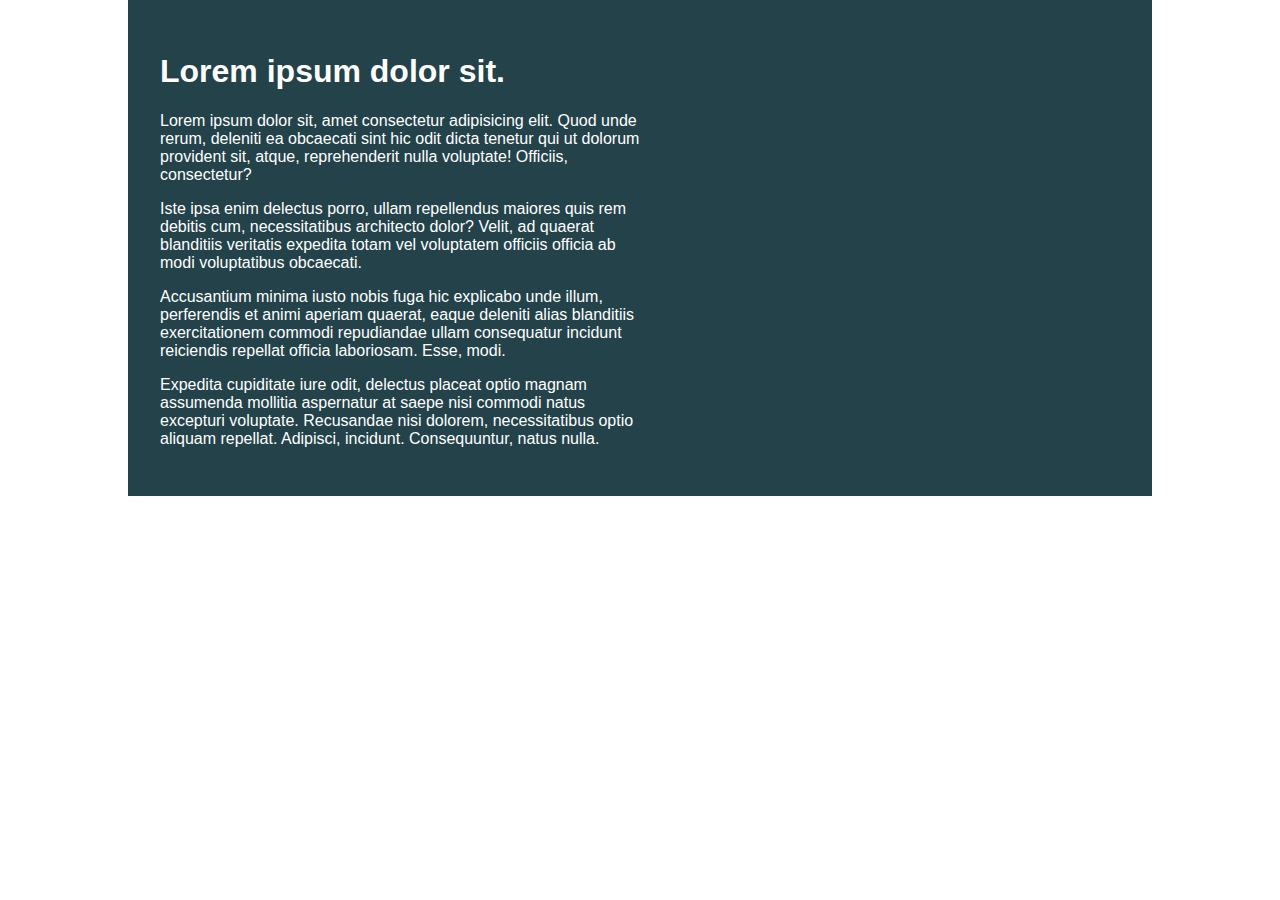
<file: challenge01/index.html>
<!DOCTYPE html>
<html lang="en">

<head>
    <meta charset="UTF-8">
    <meta name="viewport" content="width=device-width, initial-scale=1.0">
    <title>Day 01</title>

    <link rel="stylesheet" href="style.css">
</head>

<body>
    <div class="container">
        <div class="intro-content">
            <h1>Lorem ipsum dolor sit.</h1>
            <p>Lorem ipsum dolor sit, amet consectetur adipisicing elit. Quod unde rerum, deleniti ea obcaecati sint hic
                odit dicta tenetur qui ut dolorum provident sit, atque, reprehenderit nulla voluptate! Officiis,
                consectetur?</p>
            <p>Iste ipsa enim delectus porro, ullam repellendus maiores quis rem debitis cum, necessitatibus architecto
                dolor? Velit, ad quaerat blanditiis veritatis expedita totam vel voluptatem officiis officia ab modi
                voluptatibus obcaecati.</p>
            <p>Accusantium minima iusto nobis fuga hic explicabo unde illum, perferendis et animi aperiam quaerat, eaque
                deleniti alias blanditiis exercitationem commodi repudiandae ullam consequatur incidunt reiciendis
                repellat officia laboriosam. Esse, modi.</p>
            <p>Expedita cupiditate iure odit, delectus placeat optio magnam assumenda mollitia aspernatur at saepe nisi
                commodi natus excepturi voluptate. Recusandae nisi dolorem, necessitatibus optio aliquam repellat.
                Adipisci, incidunt. Consequuntur, natus nulla.</p>
        </div>
    </div>
</body>

</html>
</file>
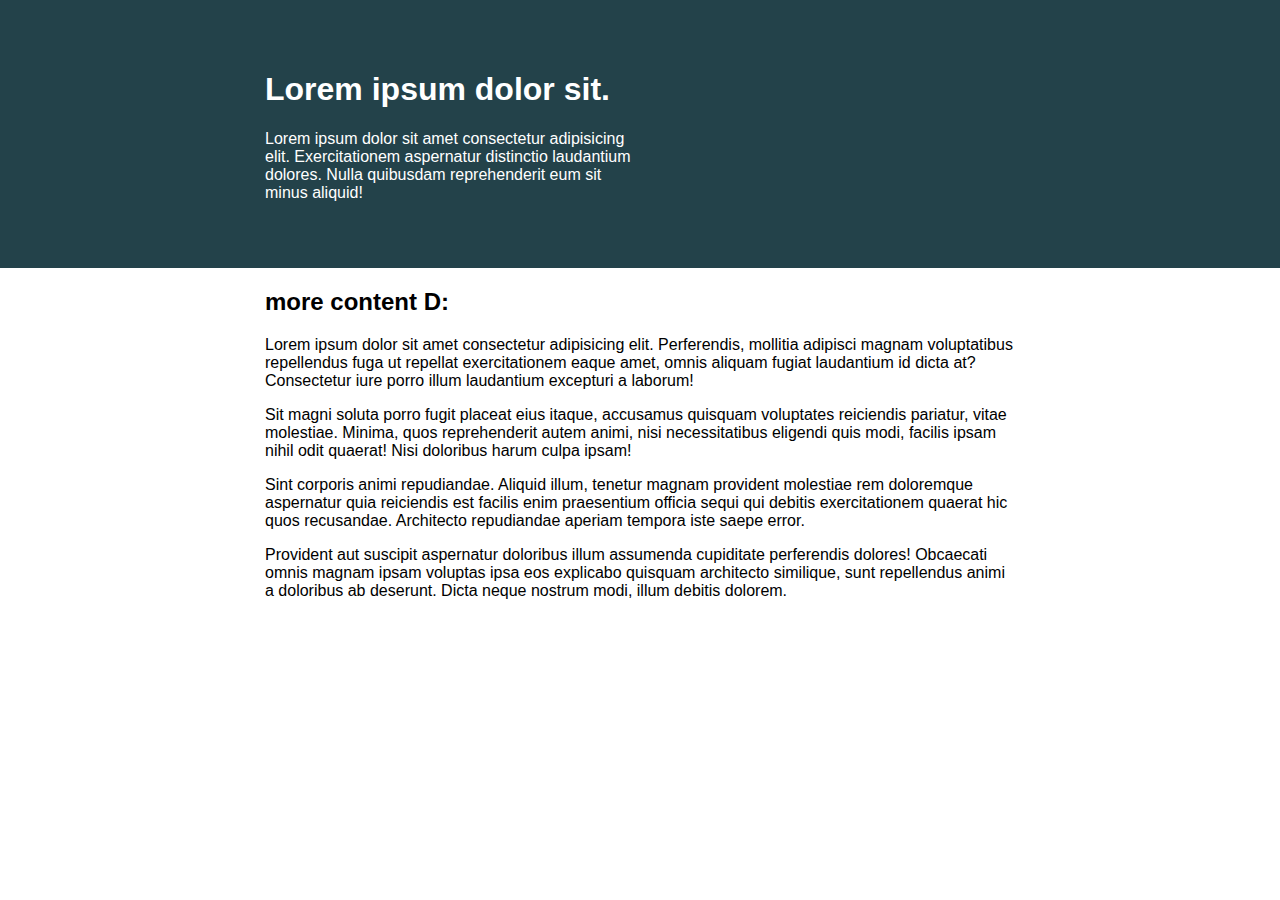
<file: challenge02/index.html>
<!DOCTYPE html>
<html lang="en">

<head>
    <meta charset="UTF-8">
    <meta name="viewport" content="width=device-width, initial-scale=1.0">
    <title>Day 01</title>

    <link rel="stylesheet" href="style.css">
</head>

<body>
    <div class="intro">
        <div class="container">
            <div class="intro-content">
                <h1>Lorem ipsum dolor sit.</h1>
                <p>Lorem ipsum dolor sit amet consectetur adipisicing elit. Exercitationem aspernatur distinctio
                    laudantium
                    dolores. Nulla quibusdam reprehenderit eum sit minus aliquid!</p>
            </div>
        </div>
    </div>


    <div class="container">
        <h2>more content D:</h2>
        <p>Lorem ipsum dolor sit amet consectetur adipisicing elit. Perferendis, mollitia adipisci magnam
            voluptatibus
            repellendus fuga ut repellat exercitationem eaque amet, omnis aliquam fugiat laudantium id dicta at?
            Consectetur iure porro illum laudantium excepturi a laborum!</p>
        <p>Sit magni soluta porro fugit placeat eius itaque, accusamus quisquam voluptates reiciendis pariatur,
            vitae
            molestiae. Minima, quos reprehenderit autem animi, nisi necessitatibus eligendi quis modi, facilis ipsam
            nihil odit quaerat! Nisi doloribus harum culpa ipsam!</p>
        <p>Sint corporis animi repudiandae. Aliquid illum, tenetur magnam provident molestiae rem doloremque
            aspernatur
            quia reiciendis est facilis enim praesentium officia sequi qui debitis exercitationem quaerat hic quos
            recusandae. Architecto repudiandae aperiam tempora iste saepe error.</p>
        <p>Provident aut suscipit aspernatur doloribus illum assumenda cupiditate perferendis dolores! Obcaecati
            omnis
            magnam ipsam voluptas ipsa eos explicabo quisquam architecto similique, sunt repellendus animi a
            doloribus
            ab deserunt. Dicta neque nostrum modi, illum debitis dolorem.</p>
    </div>


</body>

</html>
</file>
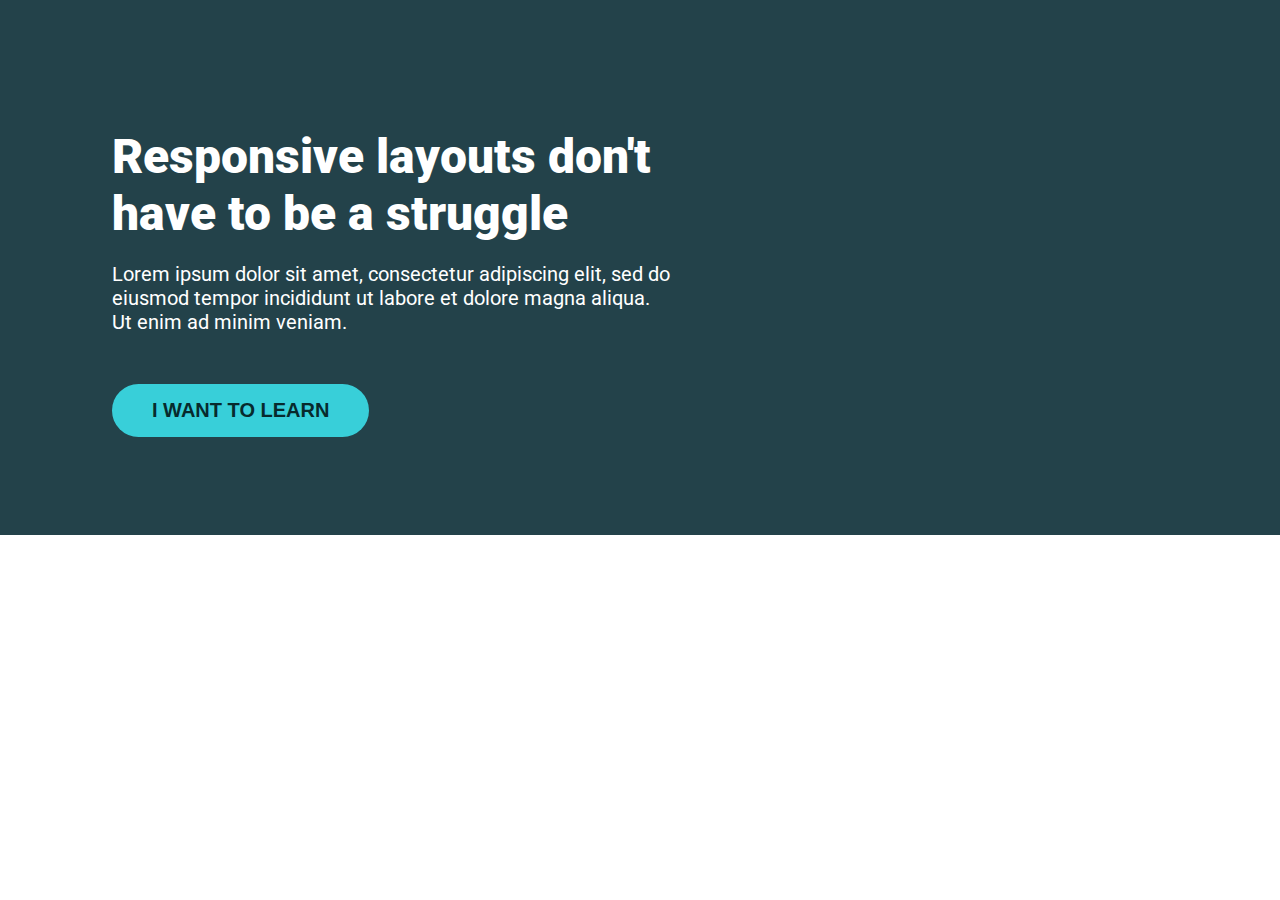
<file: challenge03/index.html>
<!DOCTYPE html>
<html lang="en">

<head>
    <meta charset="UTF-8">
    <meta name="viewport" content="width=device-width, initial-scale=1.0">
    <title>Day 05</title>
    <link rel="preconnect" href="https://fonts.googleapis.com">
    <link rel="preconnect" href="https://fonts.gstatic.com" crossorigin>
    <link href="https://fonts.googleapis.com/css2?family=Roboto:wght@400;700;900&display=swap" rel="stylesheet">
    <link rel="stylesheet" href="style.css">
</head>

<body>
    <div class="intro">
        <div class="container">
            <div class="intro-content">
                <h1>Responsive layouts don't have to be a struggle</h1>
                <p>Lorem ipsum dolor sit amet, consectetur adipiscing elit, sed do eiusmod tempor incididunt ut labore
                    et dolore magna aliqua. Ut enim ad minim veniam.</p>
            </div>

            <button><a href="#">I WANT TO LEARN</a></button>
        </div>
    </div>


</body>

</html>
</file>
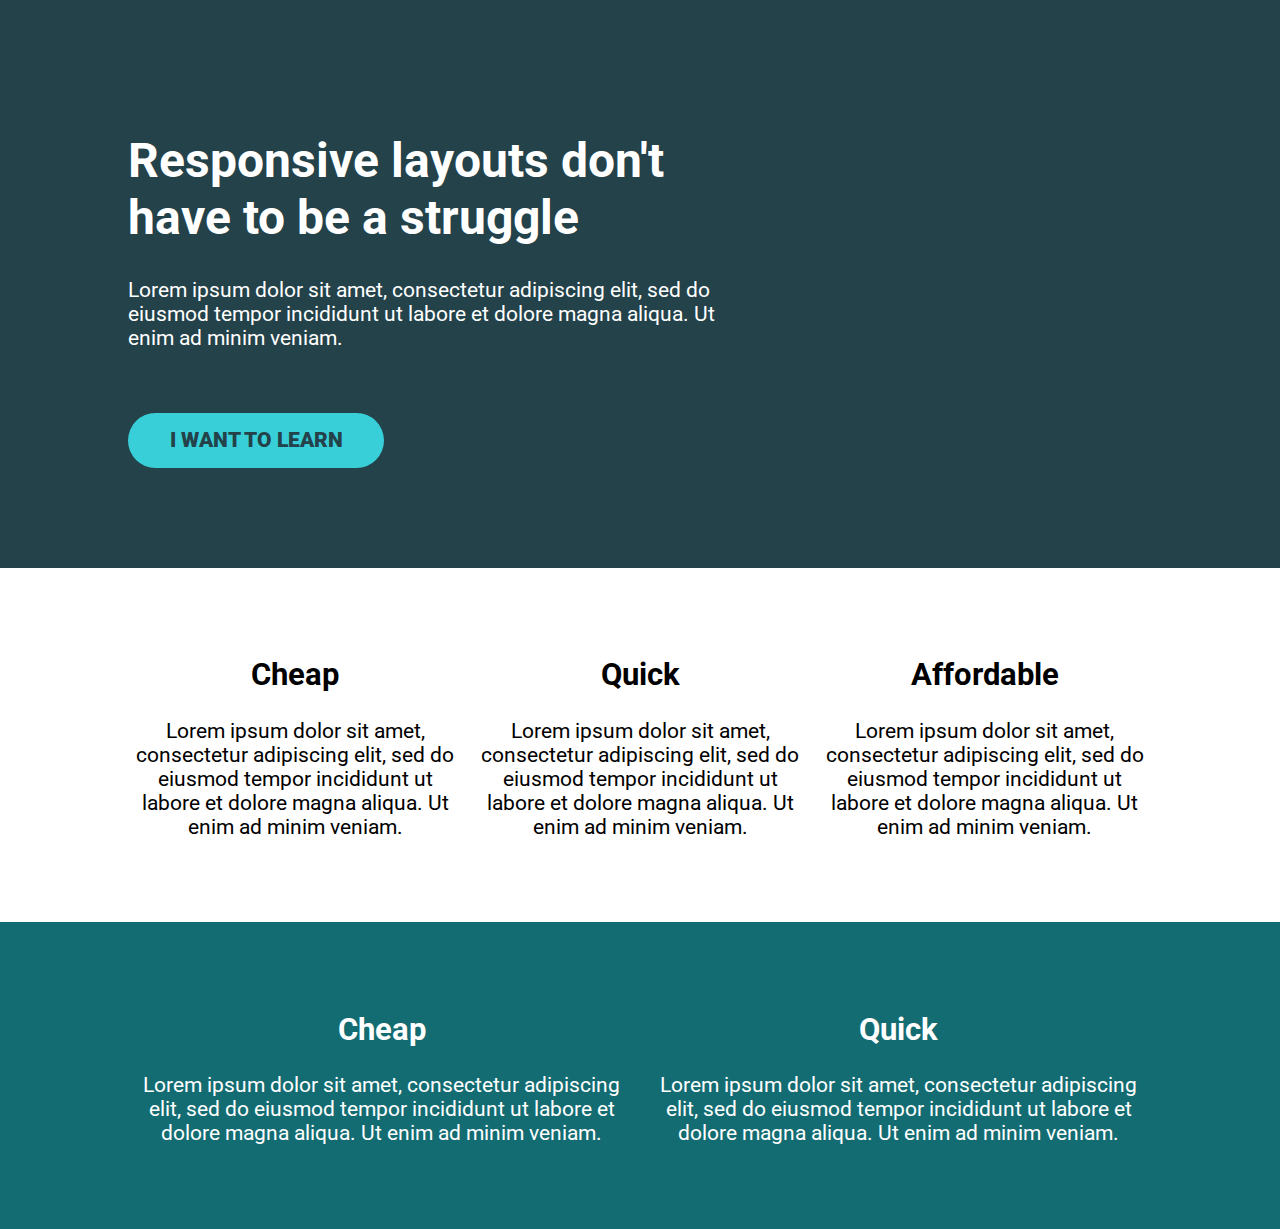
<file: challenge04/index.html>
<!DOCTYPE html>
<html lang="en">

<head>
    <meta charset="UTF-8">
    <meta name="viewport" content="width=device-width, initial-scale=1.0">
    <title>Challenge time!</title>
    <link href="https://fonts.googleapis.com/css2?family=Roboto:wght@400;900&display=swap" rel="stylesheet">
    <link rel="stylesheet" href="style.css">
</head>

<body>
    <div class="hero">
        <div class="container">
            <div class="hero__text">
                <h1>Responsive layouts don't have to be a struggle</h1>
                <p>Lorem ipsum dolor sit amet, consectetur adipiscing elit, sed do eiusmod tempor incididunt ut labore
                    et dolore magna aliqua. Ut enim ad minim veniam.</p>
                <a href="#" class="btn">I want to learn</a>
            </div>
        </div>
    </div>

    <section class="three-col">
        <div class="container row">
            <div class="col">
                <h2>Cheap</h2>
                <p>Lorem ipsum dolor sit amet, consectetur adipiscing elit, sed do eiusmod tempor incididunt ut
                    labore
                    et dolore magna aliqua. Ut enim ad minim veniam.</p>
            </div>
            <div class="col">
                <h2>Quick</h2>
                <p>Lorem ipsum dolor sit amet, consectetur adipiscing elit, sed do eiusmod tempor incididunt ut
                    labore
                    et dolore magna aliqua. Ut enim ad minim veniam.</p>
            </div>
            <div class="col">
                <h2>Affordable</h2>
                <p>Lorem ipsum dolor sit amet, consectetur adipiscing elit, sed do eiusmod tempor incididunt ut
                    labore
                    et dolore magna aliqua. Ut enim ad minim veniam.</p>
            </div>
        </div>
    </section>

    <section class="two-col">
        <div class="container row">
            <div class="col">
                <h2>Cheap</h2>
                <p>Lorem ipsum dolor sit amet, consectetur adipiscing elit, sed do eiusmod tempor incididunt ut labore
                    et
                    dolore
                    magna aliqua. Ut enim ad minim veniam.</p>
            </div>
            <div class="col">
                <h2>Quick</h2>
                <p>Lorem ipsum dolor sit amet, consectetur adipiscing elit, sed do eiusmod tempor incididunt ut labore
                    et
                    dolore
                    magna aliqua. Ut enim ad minim veniam.</p>
            </div>
        </div>
    </section>

</body>

</html>
</file>
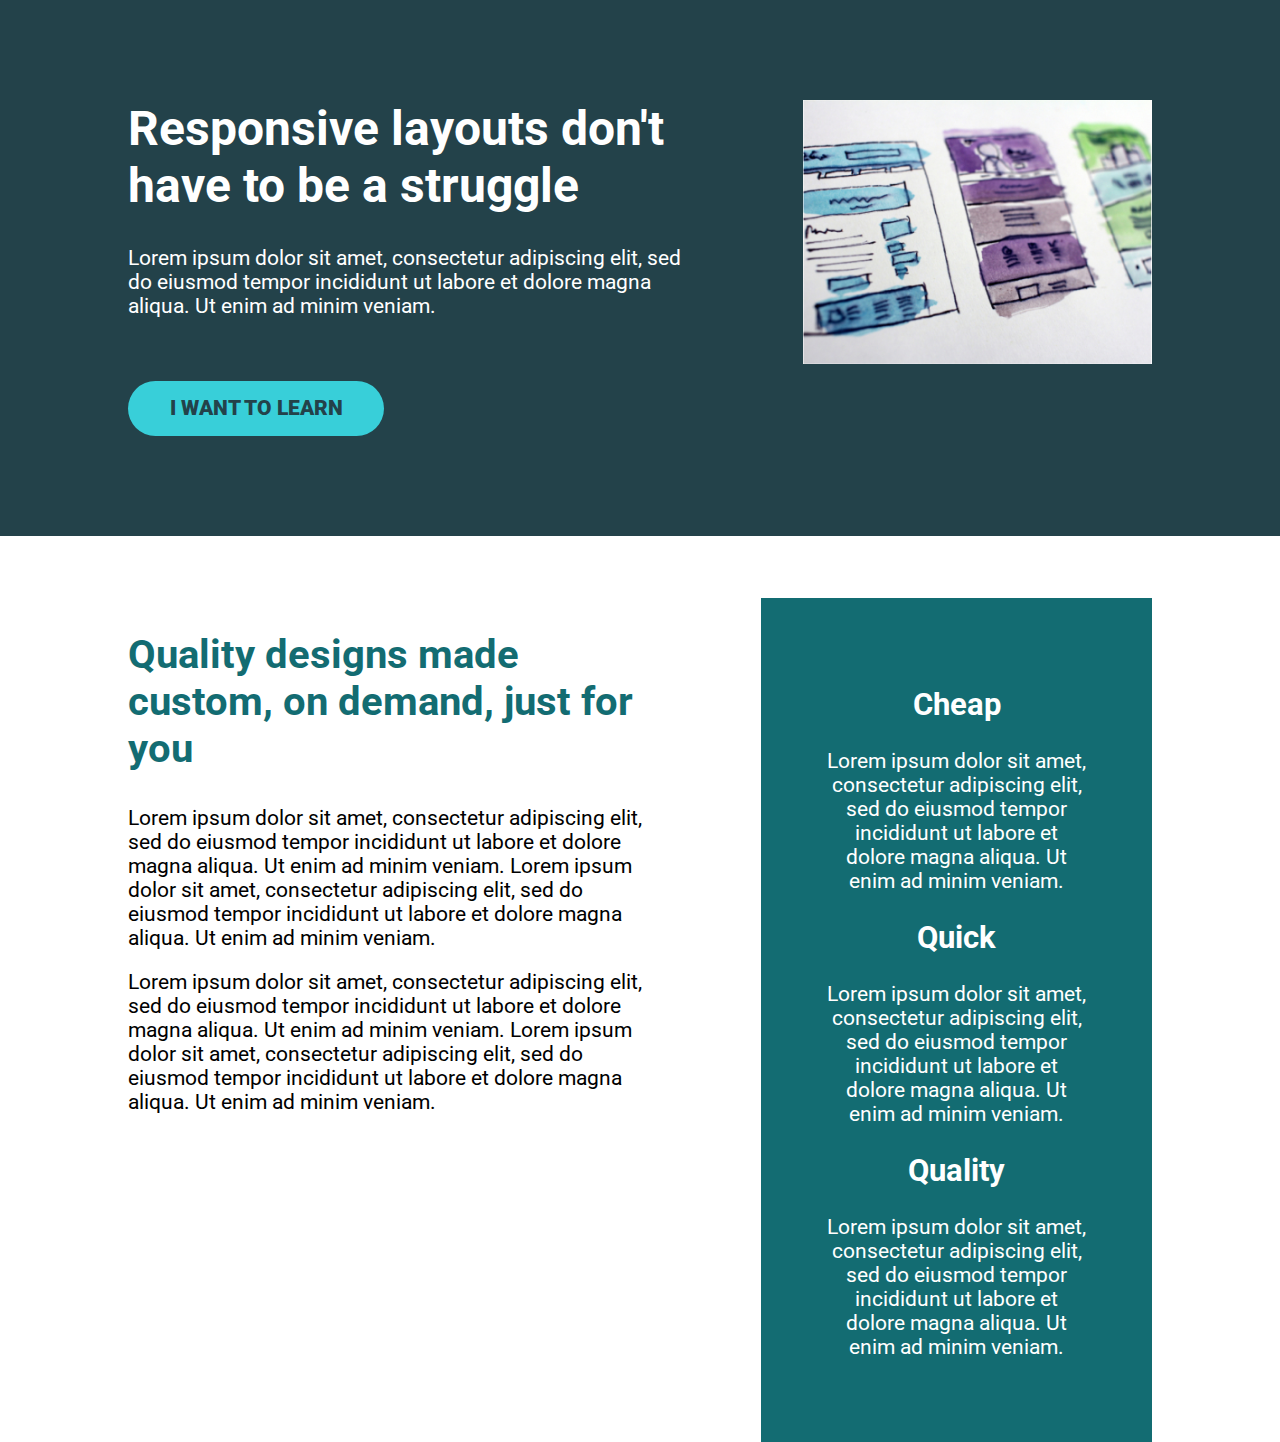
<file: challenge05/index.html>
<!DOCTYPE html>
<html lang="en">

<head>
    <meta charset="UTF-8">
    <meta name="viewport" content="width=device-width, initial-scale=1.0">
    <title>Conquering Rsponsive Layouts</title>
    <link href="https://fonts.googleapis.com/css2?family=Roboto:wght@400;900&display=swap" rel="stylesheet">
    <link rel="stylesheet" href="style.css">
</head>

<body>
    <div class="hero">
        <div class="container row">
            <div class="hero__text">
                <h1>Responsive layouts don't have to be a struggle</h1>
                <p>Lorem ipsum dolor sit amet, consectetur adipiscing elit, sed do eiusmod tempor incididunt ut labore
                    et dolore magna aliqua. Ut enim ad minim veniam.</p>
                <a href="#" class="btn">I want to learn</a>
            </div>
            <div>
                <img src="img/hero-img.jpg" alt="website clashes">
            </div>
        </div>
    </div>

    <main class="main row container">
        <section class="section__text">
            <h2 class="section-title">Quality designs made custom, on demand, just for you</h2>

            <p>Lorem ipsum dolor sit amet, consectetur adipiscing elit, sed do eiusmod tempor incididunt ut labore
                et
                dolore
                magna aliqua. Ut enim ad minim veniam. Lorem ipsum dolor sit amet, consectetur adipiscing elit, sed
                do
                eiusmod tempor incididunt ut labore et dolore magna aliqua. Ut enim ad minim veniam.
            </p>

            <p>Lorem ipsum dolor sit amet, consectetur adipiscing elit, sed do eiusmod tempor incididunt ut labore
                et
                dolore
                magna aliqua. Ut enim ad minim veniam. Lorem ipsum dolor sit amet, consectetur adipiscing elit, sed
                do
                eiusmod tempor incididunt ut labore et dolore magna aliqua. Ut enim ad minim veniam.
            </p>
        </section>

        <aside class="sidebar">
            <h2>Cheap</h2>
            <p>Lorem ipsum dolor sit amet, consectetur adipiscing elit, sed do eiusmod tempor incididunt ut labore
                et
                dolore magna aliqua. Ut enim ad minim veniam.
            </p>

            <h2>Quick</h2>
            <p>Lorem ipsum dolor sit amet, consectetur adipiscing elit, sed do eiusmod tempor incididunt ut labore
                et
                dolore magna aliqua. Ut enim ad minim veniam.
            </p>

            <h2>Quality</h2>
            <p>Lorem ipsum dolor sit amet, consectetur adipiscing elit, sed do eiusmod tempor incididunt ut labore
                et
                dolore magna aliqua. Ut enim ad minim veniam.
            </p>
        </aside>
    </main>


</body>

</html>
</file>
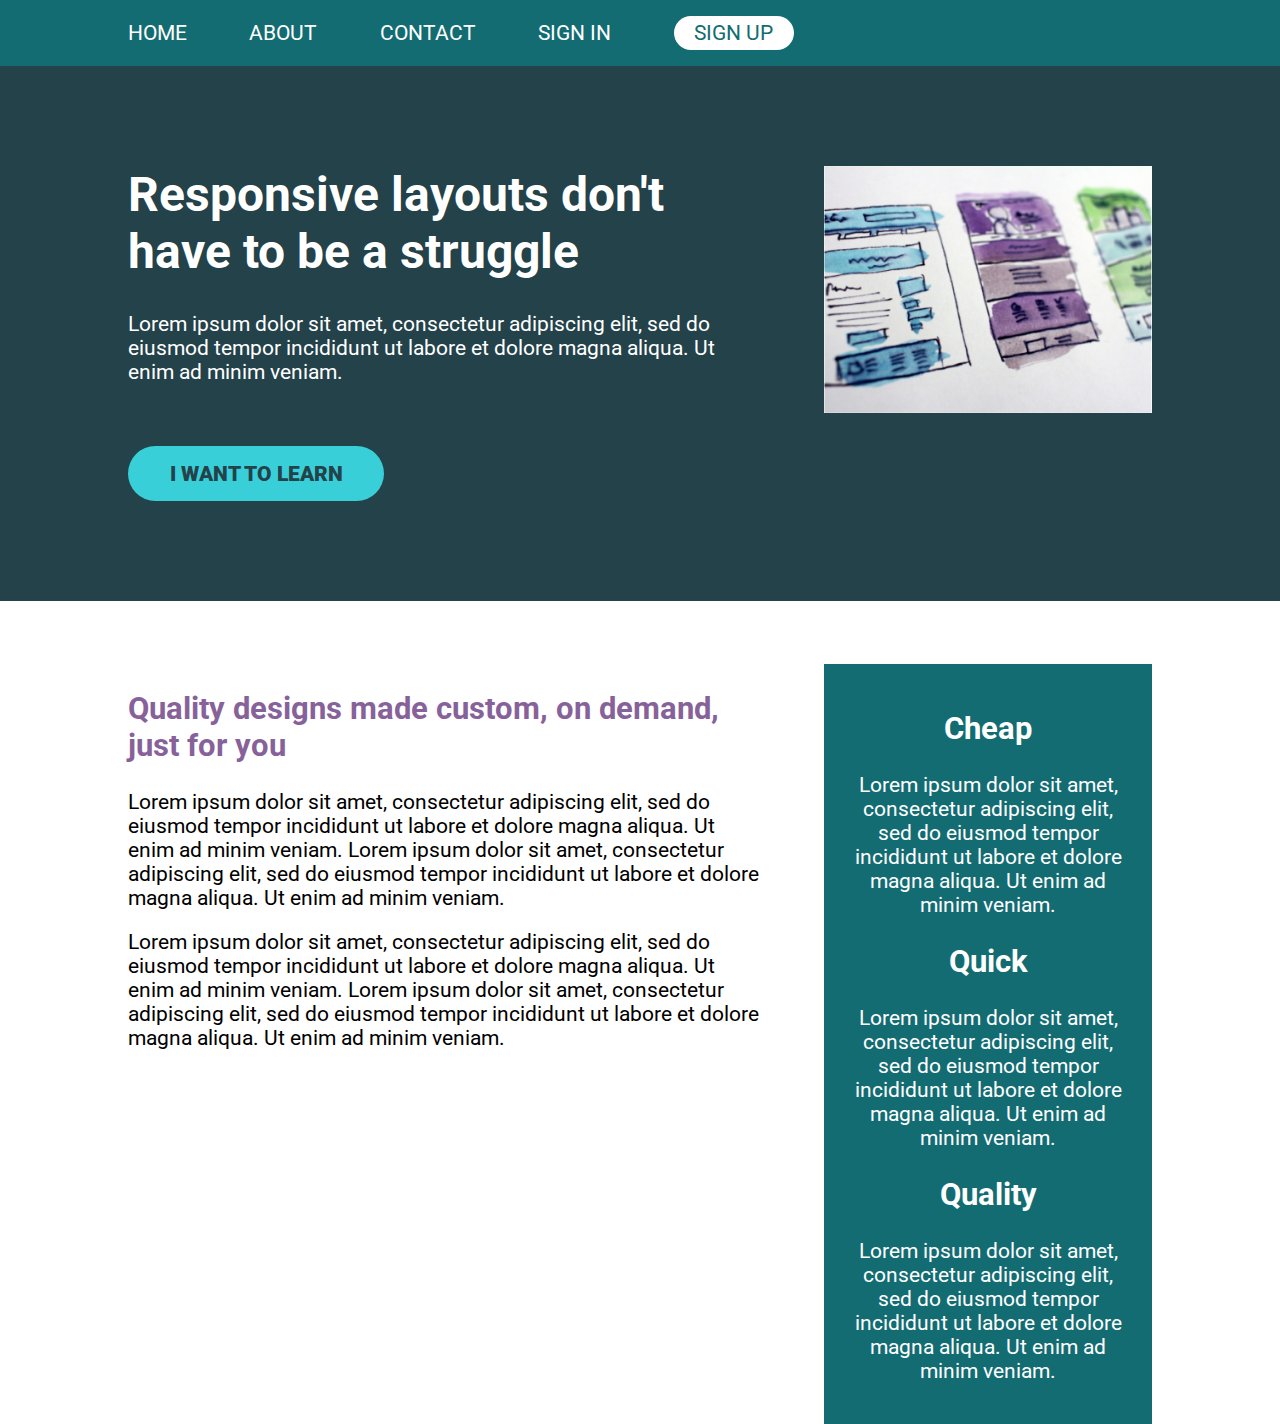
<file: challenge06/index.html>
<!DOCTYPE html>
<html lang="en">

<head>
    <meta charset="UTF-8">
    <meta name="viewport" content="width=device-width, initial-scale=1.0">
    <title>Conquering Responsive Layouts</title>
    <link href="https://fonts.googleapis.com/css2?family=Roboto:wght@400;900&display=swap" rel="stylesheet">
    <link rel="stylesheet" href="style.css">
</head>

<body>
    <header>
        <nav class="nav container">
            <ul class="nav__list">
                <li class="nav__item"><a href="#" class="nav__link">Home</a></li>
                <li class="nav__item"><a href="#" class="nav__link">About</a></li>
                <li class="nav__item"><a href="#" class="nav__link">Contact</a></li>
                <li class="nav__item"><a href="#" class="nav__link">Sign In</a></li>
                <li class="nav__item"><a href="#" class="nav__link nav__link--button">Sign up</a></li>
            </ul>
        </nav>
    </header>

    <section class="hero">
        <div class="container row">
            <div class="hero__text">
                <h1>Responsive layouts don't have to be a struggle</h1>
                <p>Lorem ipsum dolor sit amet, consectetur adipiscing elit, sed do eiusmod tempor incididunt ut labore
                    et dolore magna aliqua. Ut enim ad minim veniam.</p>
                <a href="#" class="btn">I want to learn</a>
            </div>
            <img src="img/hero-img.jpg" alt="UX design sketches" class="hero__img">
        </div>
    </section>

    <main class="main container row">
        <section class="primary-content">
            <h2 class="section-title">Quality designs made custom, on demand, just for you</h2>
            <p>Lorem ipsum dolor sit amet, consectetur adipiscing elit, sed do eiusmod tempor incididunt ut labore et
                dolore magna aliqua. Ut enim ad minim veniam. Lorem ipsum dolor sit amet, consectetur adipiscing elit,
                sed do eiusmod tempor incididunt ut labore et dolore magna aliqua. Ut enim ad minim veniam.</p>
            <p>Lorem ipsum dolor sit amet, consectetur adipiscing elit, sed do eiusmod tempor incididunt ut labore et
                dolore magna aliqua. Ut enim ad minim veniam. Lorem ipsum dolor sit amet, consectetur adipiscing elit,
                sed do eiusmod tempor incididunt ut labore et dolore magna aliqua. Ut enim ad minim veniam.</p>
        </section>
        <aside class="sidebar">
            <h2 class="sidebar-title">Cheap</h2>
            <p>Lorem ipsum dolor sit amet, consectetur adipiscing elit, sed do eiusmod tempor incididunt ut labore et
                dolore magna aliqua. Ut enim ad minim veniam.</p>

            <h2 class="sidebar-title">Quick</h2>
            <p>Lorem ipsum dolor sit amet, consectetur adipiscing elit, sed do eiusmod tempor incididunt ut labore et
                dolore magna aliqua. Ut enim ad minim veniam.</p>

            <h2 class="sidebar-title">Quality</h2>
            <p>Lorem ipsum dolor sit amet, consectetur adipiscing elit, sed do eiusmod tempor incididunt ut labore et
                dolore magna aliqua. Ut enim ad minim veniam.</p>
        </aside>
    </main>



</body>

</html>
</file>
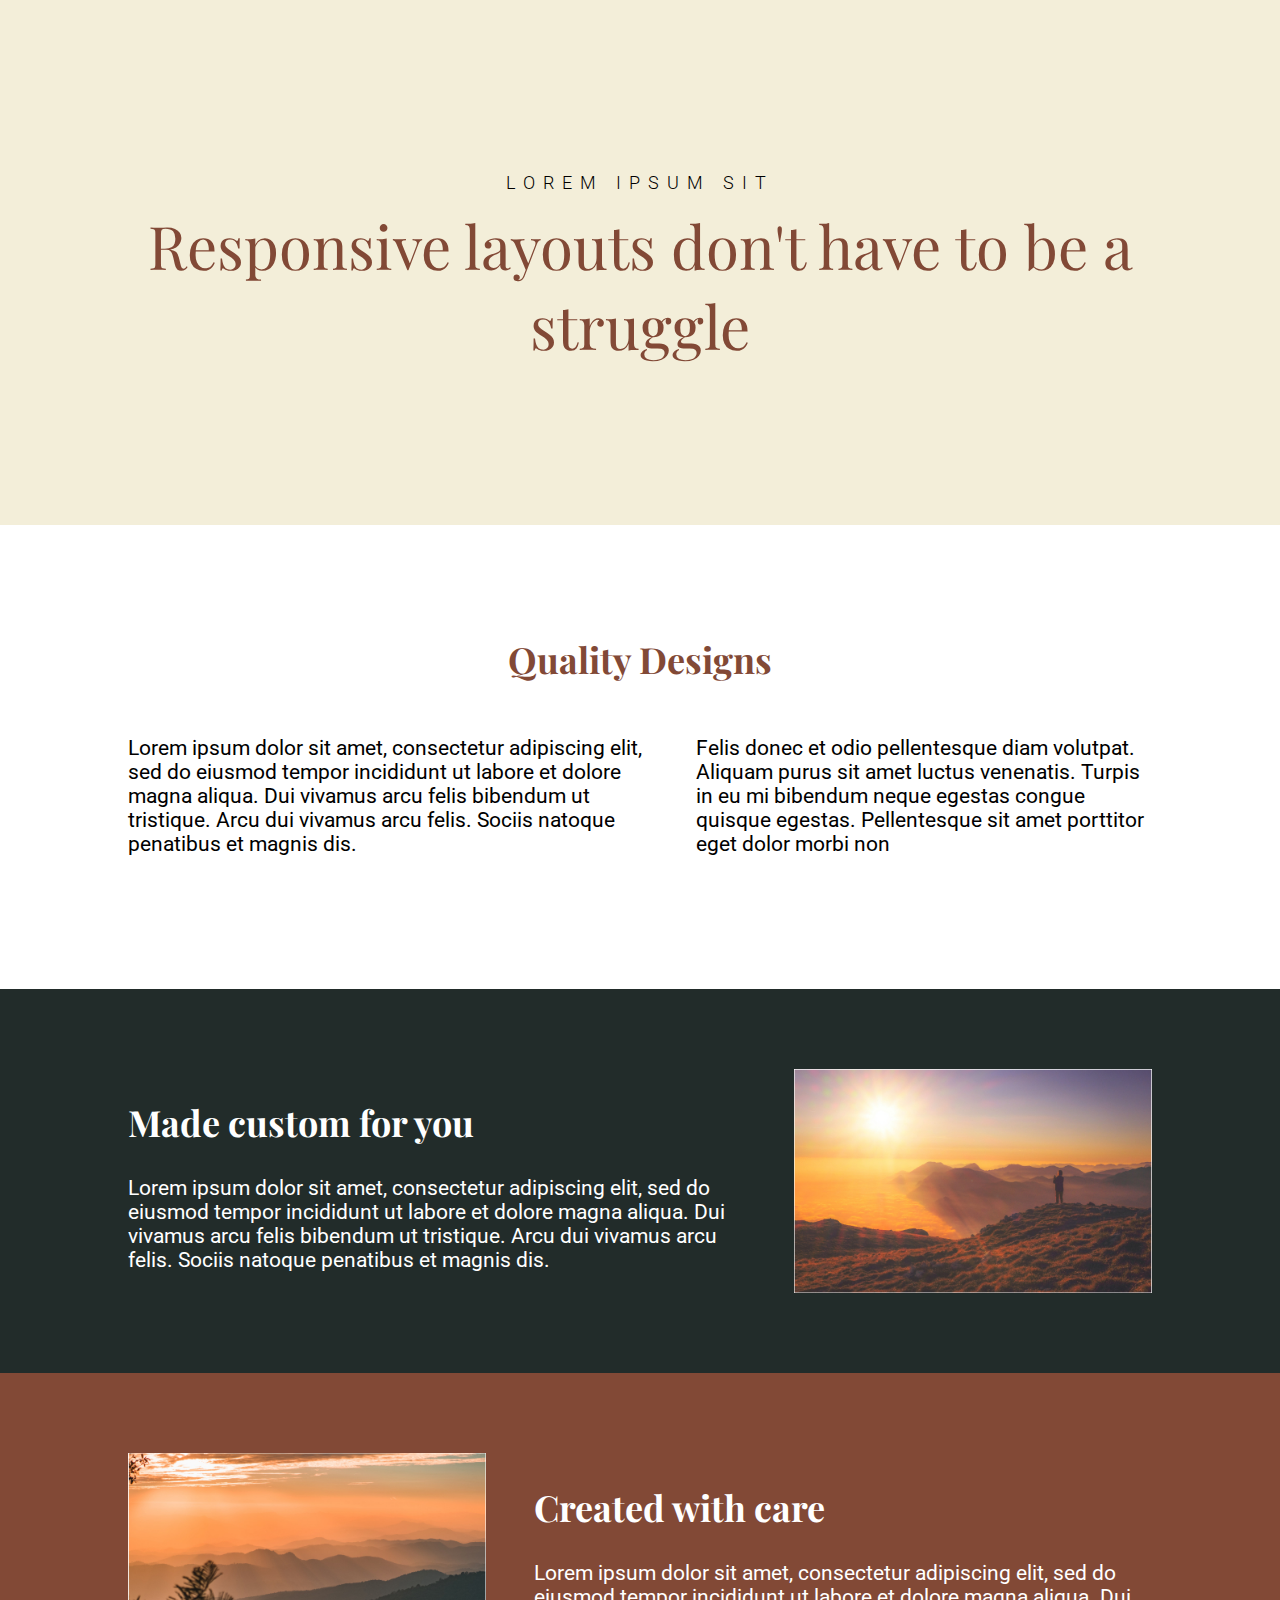
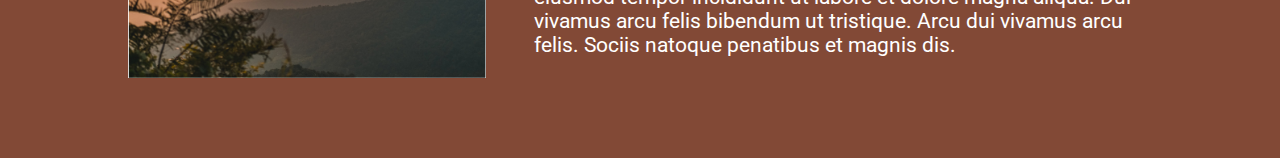
<file: challenge07/index.html>
<!DOCTYPE html>
<html lang="en">

<head>
    <meta charset="UTF-8">
    <meta http-equiv="X-UA-Compatible" content="IE=edge">
    <meta name="viewport" content="width=device-width, initial-scale=1.0">
    <link rel="preconnect" href="https://fonts.googleapis.com">
    <link rel="preconnect" href="https://fonts.gstatic.com" crossorigin>
    <link
        href="https://fonts.googleapis.com/css2?family=Playfair+Display:wght@900&family=Roboto:wght@300;400&display=swap"
        rel="stylesheet">
    <link rel="stylesheet" href="style.css">
    <title>Challenge 07</title>
</head>

<body>
    <main class="hero">
        <div class="container row">
            <div class="hero--text">
                <h1>lorem ipsum sit</h1>
                <p>Responsive layouts don't have to be a struggle</p>
            </div>
        </div>

    </main>

    <section class="agenda">

        <div class="container">
            <h2 class="agenda--text">Quality Designs</h2>
            <div class="section--text  row">
                <p>Lorem ipsum dolor sit amet, consectetur adipiscing elit,
                    sed do eiusmod tempor incididunt ut labore et dolore
                    magna aliqua. Dui vivamus arcu felis bibendum ut
                    tristique. Arcu dui vivamus arcu felis. Sociis natoque
                    penatibus et magnis dis.</p>

                <p>Felis donec et odio pellentesque diam volutpat. Aliquam
                    purus sit amet luctus venenatis. Turpis in eu mi
                    bibendum neque egestas congue quisque egestas.
                    Pellentesque sit amet porttitor eget dolor morbi non</p>
            </div>

        </div>
    </section>
    <article class="article-first">
        <div class="container row">
            <div class="article-container">
                <h2 class="article--text--heading">Made custom for you</h2>
                <p class="article--text--paragraph">Lorem ipsum dolor sit amet, consectetur adipiscing elit,
                    sed do eiusmod tempor incididunt ut labore et dolore
                    magna aliqua. Dui vivamus arcu felis bibendum ut
                    tristique. Arcu dui vivamus arcu felis. Sociis natoque
                    penatibus et magnis dis.</p>
            </div>
            <img class="article-img-01" src="img/image-01.jpg" alt="a beautiful mountain view">
    </article>

    <article class="article-second">
        <div class="container row">
            <img class="article-img-02" src="img/image-02.jpg" alt="a beautiful sunrise">
            <div class="article-container">
                <h2 class="article--text--heading">Created with care</h2>
                <p class="article--text--paragraph">Lorem ipsum dolor sit amet, consectetur adipiscing elit,
                    sed do eiusmod tempor incididunt ut labore et dolore
                    magna aliqua. Dui vivamus arcu felis bibendum ut
                    tristique. Arcu dui vivamus arcu felis. Sociis natoque
                    penatibus et magnis dis.</p>
            </div>

    </article>

</body>

</html>
</file>
<file: challenge01/style.css>
/* INSTRUCTIONS
 *
 * 1) Limit the total width of
 *    the .intro-conent to about half
 *    of it's parent
 *
 * 2) Stop the text from overflowing
 *    out the bottom at small screen
 *    widths
 *
 * You may modify the HTML if needed
 *
 */

* {
  box-sizing: border-box;
}

body {
  margin: 0;
  font-family: sans-serif;
}

.container {
  background: #23424a;
  color: white;

  width: 80%;
  margin: 0 auto;

  padding: 2em;
  /* height: 300px; */
}


.intro-content {
  width: 50%;
}
</file>
<file: challenge02/style.css>
/* INSTRUCTIONS
 *
 * 1) Keep the text inside .intro-content
 *    in the same place, but have the background
 *    extend from one side of the viewport
 *    to the other, no matter how wide or narrow
 *    the browser is.
 *
 * 2) Limit the maximum width of the text in the
 *    bottom area.
 *
 * You may modify the HTML if needed
 * (you probably should for this challenge)
 *
 */

* {
  box-sizing: border-box;
}

body {
  margin: 0;
  font-family: sans-serif;
}

.intro {
  background-color: #23424a;
  color: white;
  padding: 50px 0;
}

.container {
  width: 80%;
  max-width: 750px;
  margin: 0 auto;
}

.intro-content {
  width: 50%;
}
</file>
<file: challenge03/style.css>
* {
  box-sizing: border-box;
}

body {
  margin: 0;
  font-family: 'Roboto', sans-serif;
}

.intro {
  background: #23424A;
  color: #fff;
  padding: 50px 0;
}

.container {
  width: 90%;
  margin: 0 auto;
  padding: 3rem;
}

.intro-content {
  width: 53%;
  padding: 30px 0;
  margin: 0;
}

h1 {
  font-size: 3rem;
  font-weight: 900;
  margin: 0;
}

p {
  font-size: 1.25rem;
  font-weight: 400;
}


button {
  background: #38CFD9;
  font-size: 1.25rem;
  font-weight: 700;
  padding: 15px 40px;
  border-radius: 2rem;
  border: 0px;
}

a {
  color: #072A2D;
  text-decoration: none;
}
</file>
<file: challenge04/style.css>
/* 
////// For this challenge ///////

- You will have to modify the HTML

- You can add new classes in the HTML
  if you need to

// Requirements
1. The headings in the first row must be
   a different color
2. The two .col at the bottom must go next
   to one another
3. The section at the bottom should have
   a dark background color and a different
   color of text
4. I've removed the "gap" that I created,
   so you'll have to add it back in

   */

*,
*::before,
*::after {
    box-sizing: border-box;
}

body {
    margin: 0;
    font-family: 'Roboto', sans-serif;
    font-size: 1.3rem;
}

h1 {
    font-size: 3rem;
}

.container {
    width: 80%;
    max-width: 1100px;
    margin: 0 auto;
    text-align: center;
}

.row {
    /* display: flex => flex container */
    display: flex;
    gap: 10px;
}

.col {
    /* these are now flex items */
    width: 100%;

}

.container .row h2 {
    font-family: 'Roboto Black', sans-serif;
    font-size: 2.25rem;
    color: #87629A;
}

.hero {
    padding: 100px 0;
    background-color: #23424A;
    color: #FFF;
}

.hero__text {
    width: 60%;
    text-align: left;
}

.hero p {
    margin-bottom: 3em;
}

.three-col {
    padding: 3em 0;
}

.two-col {
    padding: 3em 0;
    background: #136C72;
    color: #fff;
}

.btn {
    display: inline-block;
    text-decoration: none;
    text-transform: uppercase;
    color: #23424A;
    font-weight: 900;
    background-color: #38CFD9;
    padding: .75em 2em;
    border-radius: 100px;
}

.btn:hover,
.btn:focus {
    opacity: .75;
}
</file>
<file: challenge05/style.css>
/* 
////// For this challenge ///////

- All text is in the text.md file

// Requirements
1. Refer to the design specs for the
   overall layout 
2. The image should line up with
   the sidebar in the section
   below

*/

*,
*::before,
*::after {
    box-sizing: border-box;
}

body {
    margin: 0;
    font-family: 'Roboto', sans-serif;
    font-size: 1.3rem;
}

img {
    max-width: 100%;
}

h1 {
    font-size: 3rem;
    margin-top: 0;
}

.container {
    width: 80%;
    max-width: 1100px;
    margin: 0 auto;
}

.row {
    /* display: flex => flex container */
    display: flex;
    justify-content: space-between;

    /* can't use yet */
    gap: 100px;
}

.col {
    /* these are now flex items */
    width: 100%;
}

.col+.col {
    margin-left: 30px;
}

.hero {
    padding: 100px 0;
    background-color: #23424A;
    color: #FFF;
}

.hero__text {
    width: 62%;
}

.hero__img {
    width: 32%;
    align-self: flex-start;
}

.hero p {
    margin-bottom: 3em;
}

.sidebar {
    color: #fff;
    text-align: center;
    background: #136C72;
    padding: 3em;
}

.main {
    margin-top: 3em;
}

.section-title {
    color: #136C72;
    font-size: 2.5rem;
}

.btn {
    display: inline-block;
    text-decoration: none;
    text-transform: uppercase;
    color: #23424A;
    font-weight: 900;
    background-color: #38CFD9;
    padding: .75em 2em;
    border-radius: 100px;
}

.btn:hover,
.btn:focus {
    opacity: .75;
}
</file>
<file: challenge06/style.css>
/* 
////// For this challenge ///////

- All text is in the text.md file

// Requirements
   1. Get all the navigation items next to one another
   2. Add a space between all the items
*/

*,
*::before,
*::after {
    box-sizing: border-box;
}

body {
    margin: 0;
    font-family: 'Roboto', sans-serif;
    font-size: 1.3rem;
}

img {
    max-width: 100%;
}

h1 {
    font-size: 3rem;
    margin-top: 0;
}

.section-title {
    color: #87629A;
}

.btn {
    display: inline-block;
    text-decoration: none;
    text-transform: uppercase;
    color: #23424A;
    font-weight: 900;
    background-color: #38CFD9;
    padding: .75em 2em;
    border-radius: 100px;
}

.btn:hover,
.btn:focus {
    opacity: .75;
}

.container {
    width: 80%;
    max-width: 1100px;
    margin: 0 auto;
}

.row {
    display: flex;
    justify-content: space-between;
}

.col {
    /* these are now flex items */
    width: 100%;
}

.col+.col {
    margin-left: 30px;
}


header {
    background: #136c72;
    padding: 1em 0;
}

.nav__list {
    margin: 0;
    padding: 0;
    list-style: none;
    display: flex;
    gap: 3em;
}

.nav__link {
    color: #fff;
    text-decoration: none;
    text-transform: uppercase;
}

.nav__link--button {
    background: #fff;
    color: #136c72;
    padding: .25em 1em;
    border-radius: 10em;
}

.nav__link:hover {
    opacity: .75;
}


.hero {
    padding: 100px 0;
    background-color: #23424A;
    color: #FFF;
}

.hero__text {
    width: 62%;
}

.hero__img {
    width: 32%;
    align-self: flex-start;
}

.hero p {
    margin-bottom: 3em;
}

.main {
    margin-top: 3em;
}

.primary-content {
    width: 62%;
}

.sidebar {
    width: 32%;
    padding: 1em;
    text-align: center;
    color: #fff;
    background-color: #136c72;
}
</file>
<file: challenge07/style.css>
* {
    box-sizing: border-box;
}

html,
body {
    margin: 0;
}

img {
    max-width: 100%;
}

.container {
    width: min(80%, 1192px);
    margin: 0 auto;
    padding: 5rem 0;
}

.row {
    display: flex;
    justify-content: space-between;
    gap: 3rem;
}

.hero {
    background: #F3EED9;
    /* height: 80vh; */
    text-align: center;
    /* width: 100%; */
    padding: 5rem 0;
}

.hero--text h1 {
    font-family: 'Roboto', 'sans-serif';
    font-size: 1.125rem;
    font-weight: 300;
    text-transform: uppercase;
    letter-spacing: .5rem;

}

/* Add line height property if there is too much gap between lines of text */

.hero--text p {
    color: #824936;
    font-size: 3.75rem;
    font-family: 'Playfair Display', 'sans-serif';
    margin: 0;
    padding: 0 1rem;

}

.agenda--text {
    text-align: center;
    font-family: 'Playfair Display', 'sans-serif';
    font-size: 2.25rem;
    color: #824936;
}

.section--text {
    font-family: 'Roboto', 'sans-serif';
    font-size: 1.3rem;
    margin: 2rem 0;
}

.article-first {
    background: #222C2A;
    color: #fff;
}

.article--text--heading {
    font-size: 2.25rem;
    font-family: 'Playfair Display', 'sans-serif';
}

.article--text--paragraph {
    font-size: 1.3rem;
    font-family: 'Roboto', 'sans-serif';
}

.article-second {
    background: #824936;
    color: #fff;
}

.article-img-01 {
    width: 35%;
    align-self: center;
}

.article-img-02 {
    width: 35%;
    align-self: center;
}
</file>
